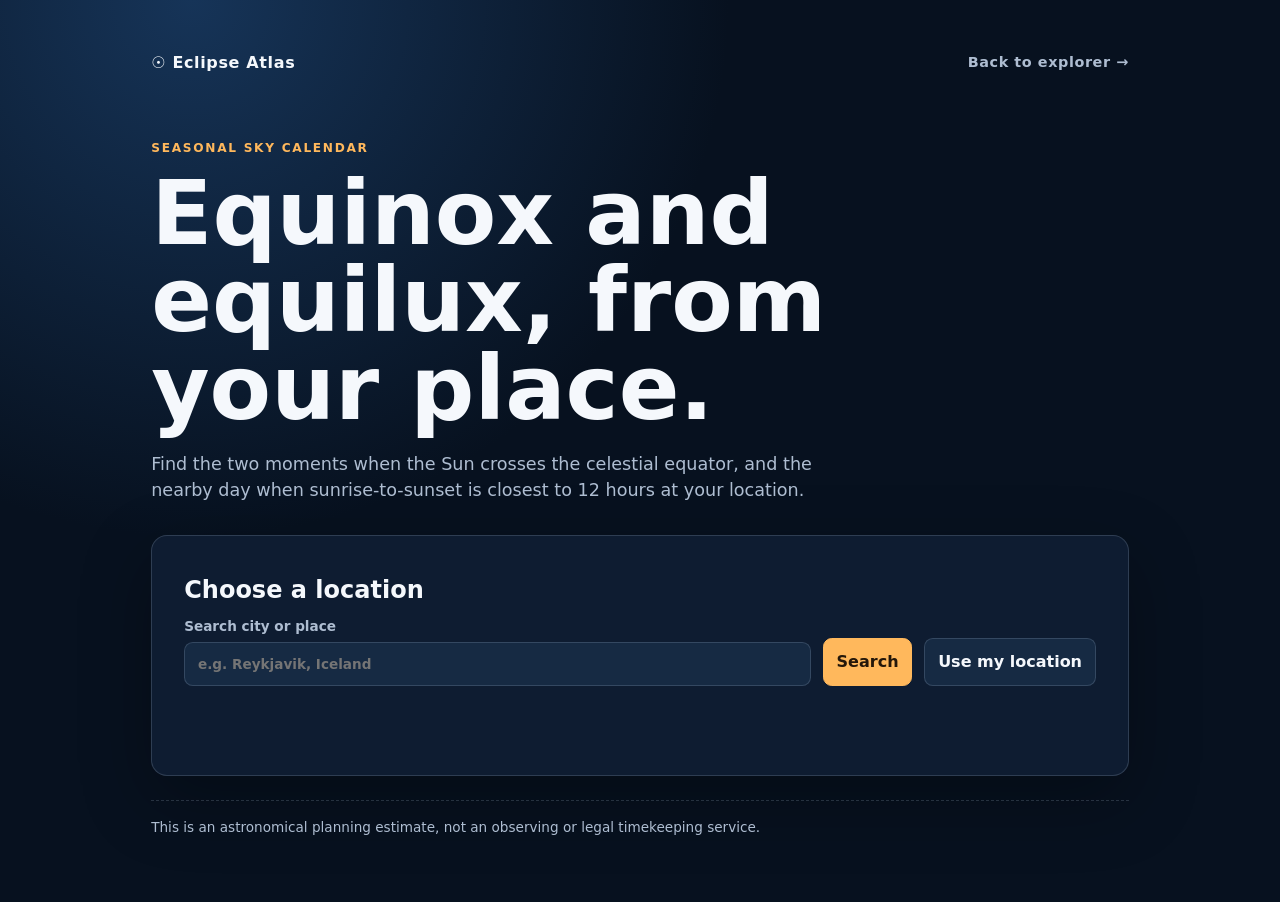
<file: equinox.html>
<!doctype html>
<html lang="en">
<head>
  <meta charset="utf-8">
  <meta name="viewport" content="width=device-width,initial-scale=1">
  <meta name="theme-color" content="#07111f">
  <title>Equinox & Equilux — Eclipse Atlas</title>
  <style>
    :root{--void:#07111f;--ink:#f5f8fc;--muted:#aebdd1;--panel:#101f33;--panel2:#162a43;--line:rgba(210,230,255,.16);--sun:#ffb85c;--aqua:#8fe3db;--shadow:0 24px 70px rgba(0,0,0,.3)}
    *{box-sizing:border-box}body{margin:0;background:radial-gradient(circle at 15% 0,#163458 0,transparent 38%),var(--void);color:var(--ink);font:16px/1.5 system-ui,-apple-system,Segoe UI,sans-serif}a{color:var(--aqua)}.wrap{max-width:1080px;margin:auto;padding:clamp(1rem,4vw,4rem)}header{display:flex;justify-content:space-between;gap:1rem;align-items:center;margin-bottom:4rem}header a{text-decoration:none;color:var(--ink);font-weight:800;letter-spacing:.04em}.back{color:var(--muted);font-size:.9rem}.eyebrow{color:var(--sun);font-size:.76rem;font-weight:800;letter-spacing:.14em;text-transform:uppercase}h1{font-size:clamp(2.5rem,7vw,5.6rem);line-height:.98;max-width:800px;margin:.5rem 0 1rem}h2{margin:.2rem 0 .5rem}.lede{color:var(--muted);max-width:700px;font-size:1.1rem}.card{background:rgba(16,31,51,.9);border:1px solid var(--line);border-radius:1rem;padding:clamp(1rem,3vw,2rem);box-shadow:var(--shadow);margin-top:2rem}.controls{display:grid;grid-template-columns:1fr auto auto;gap:.75rem;align-items:end}.field{display:flex;flex-direction:column;gap:.35rem;color:var(--muted);font-size:.85rem;font-weight:700}.field input,.field select,button{font:inherit;border:1px solid var(--line);border-radius:.55rem;background:var(--panel2);color:var(--ink);padding:.7rem .8rem}button{cursor:pointer;font-weight:700}button:hover{border-color:var(--sun)}button.primary{background:var(--sun);border-color:var(--sun);color:#24170a}.status{min-height:1.5rem;color:var(--muted);margin:.8rem 0 0}.results{display:grid;grid-template-columns:repeat(2,1fr);gap:1rem;margin-top:1.25rem}.result{background:var(--panel2);border:1px solid var(--line);border-radius:.75rem;padding:1.2rem}.result h3{margin:.3rem 0;font-size:1.35rem}.date{font-size:1.5rem;font-weight:800;color:var(--aqua)}.detail{color:var(--muted);font-size:.9rem}.note{color:var(--muted);font-size:.85rem;margin-top:1.5rem;border-top:1px dashed var(--line);padding-top:1rem}@media(max-width:680px){header{margin-bottom:2rem}.controls,.results{grid-template-columns:1fr}.controls button{width:100%}}
  </style>
</head>
<body><main class="wrap">
  <header><a href="./">☉ Eclipse Atlas</a><a class="back" href="./">Back to explorer →</a></header>
  <p class="eyebrow">Seasonal sky calendar</p><h1>Equinox and equilux, from your place.</h1>
  <p class="lede">Find the two moments when the Sun crosses the celestial equator, and the nearby day when sunrise-to-sunset is closest to 12 hours at your location.</p>
  <section class="card" aria-labelledby="location-title"><h2 id="location-title">Choose a location</h2><div class="controls"><label class="field">Search city or place<input id="place" placeholder="e.g. Reykjavik, Iceland" autocomplete="off"></label><button id="search" class="primary">Search</button><button id="locate">Use my location</button></div><p id="status" class="status" role="status"></p><div id="results" class="results" hidden></div></section>
  <section id="output" class="card" hidden aria-live="polite"><div class="controls"><div><p class="eyebrow">Annual view</p><h2 id="place-name"></h2><p id="coords" class="detail"></p></div><label class="field">Year<select id="year"><option>2026</option><option>2027</option><option>2028</option></select></label></div><div id="season-results" class="results"></div><p class="note">Equinox times are shown in UTC because the event is a global instant. Equilux is location-specific: it uses the selected latitude and longitude, standard sunrise/sunset refraction and the Sun’s apparent upper-limb correction. Local civil time can differ with your time zone and daylight-saving rules.</p></section>
  <p class="note">This is an astronomical planning estimate, not an observing or legal timekeeping service.</p>
</main>
<script>
'use strict';
const $=s=>document.querySelector(s), status=$('#status');let place=null;
const equinox={2026:[['March equinox','2026-03-20T14:46:00Z'],['September equinox','2026-09-23T00:05:00Z']],2027:[['March equinox','2027-03-20T20:25:00Z'],['September equinox','2027-09-23T06:02:00Z']],2028:[['March equinox','2028-03-20T02:17:00Z'],['September equinox','2028-09-22T12:45:00Z']]};
function rad(x){return x*Math.PI/180}function deg(x){return x*180/Math.PI}function dayOfYear(d){return Math.floor((Date.UTC(d.getUTCFullYear(),d.getUTCMonth(),d.getUTCDate())-Date.UTC(d.getUTCFullYear(),0,0))/86400000)}
function solar(d,lat,lon){const n=dayOfYear(d),g=rad(0.9856*(n-1)),q=rad(280.459+0.98564736*(n-1)),L=q+rad(1.915)*Math.sin(g)+rad(.020)*Math.sin(2*g),e=rad(23.439-0.00000036*(n-1)),decl=Math.asin(Math.sin(e)*Math.sin(L)),eq=229.18*(.000075+.001868*Math.cos(g)-.032077*Math.sin(g)-.014615*Math.cos(2*g)-.040849*Math.sin(2*g)),ha=Math.acos(Math.max(-1,Math.min(1,(Math.cos(rad(90.833))/(Math.cos(rad(lat))*Math.cos(decl))-Math.tan(rad(lat))*Math.tan(decl)))));const noon=720-4*lon-eq, rise=noon-4*deg(ha),set=noon+4*deg(ha);return {rise,set,length:set-rise}}
function fmtUTC(iso){return new Intl.DateTimeFormat(undefined,{dateStyle:'medium',timeStyle:'short',timeZone:'UTC'}).format(new Date(iso))+' UTC'}
function dateKey(d){return d.toISOString().slice(0,10)}
function equilux(instant,lat,lon){const center=new Date(instant);let best=null;for(let i=-12;i<=12;i++){const d=new Date(Date.UTC(center.getUTCFullYear(),center.getUTCMonth(),center.getUTCDate()+i));const s=solar(d,lat,lon), diff=Math.abs(s.length-720);if(!best||diff<best.diff)best={d,s,diff}}return best}
function render(){if(!place)return;const year=Number($('#year').value);$('#output').hidden=false;$('#place-name').textContent=place.name;$('#coords').textContent=place.lat.toFixed(4)+'°, '+place.lon.toFixed(4)+'°';$('#season-results').innerHTML=equinox[year].map(([name,iso])=>{const e=equilux(iso,place.lat,place.lon);const rise=Math.round(e.s.rise),set=Math.round(e.s.set);const hm=m=>String(Math.floor(m/60)%24).padStart(2,'0')+':'+String(Math.round(m%60)).padStart(2,'0')+' UTC';return '<article class="result"><p class="eyebrow">'+name+'</p><h3>Equinox</h3><p class="date">'+fmtUTC(iso)+'</p><h3>Equilux</h3><p class="date">'+new Intl.DateTimeFormat(undefined,{dateStyle:'medium',timeZone:'UTC'}).format(e.d)+'</p><p class="detail">Sunrise '+hm(rise)+' · Sunset '+hm(set)+'<br>Daylight '+(Math.round(e.s.length)/60).toFixed(2)+' hours · difference '+Math.round(e.s.length-720)+' min</p></article>'}).join('')}
function choose(p){place={name:p.display_name||p.name||'Selected location',lat:Number(p.lat),lon:Number(p.lon)};status.textContent='';$('#results').hidden=true;render()}
async function search(){const q=$('#place').value.trim();if(q.length<2){status.textContent='Enter a city or place.';return}status.textContent='Searching…';try{const r=await fetch('https://nominatim.openstreetmap.org/search?format=jsonv2&limit=5&q='+encodeURIComponent(q),{headers:{Accept:'application/json'}});const data=await r.json();if(!data.length){status.textContent='No matching places found.';return}$('#results').hidden=false;$('#results').innerHTML=data.map((x,i)=>'<button data-i="'+i+'">'+x.display_name+'</button>').join('');data.forEach((x,i)=>$('#results button[data-i="'+i+'"]').onclick=()=>choose(x));status.textContent='Select a result.'}catch(e){status.textContent='Place search is unavailable. Try your browser location instead.'}}
$('#search').onclick=search;$('#place').onkeydown=e=>{if(e.key==='Enter')search()};$('#year').onchange=render;$('#locate').onclick=()=>navigator.geolocation?navigator.geolocation.getCurrentPosition(p=>choose({name:'Your location',lat:p.coords.latitude,lon:p.coords.longitude}),()=>status.textContent='Location permission was not granted.'):status.textContent='Geolocation is unavailable.';
</script></body></html>
</file>
